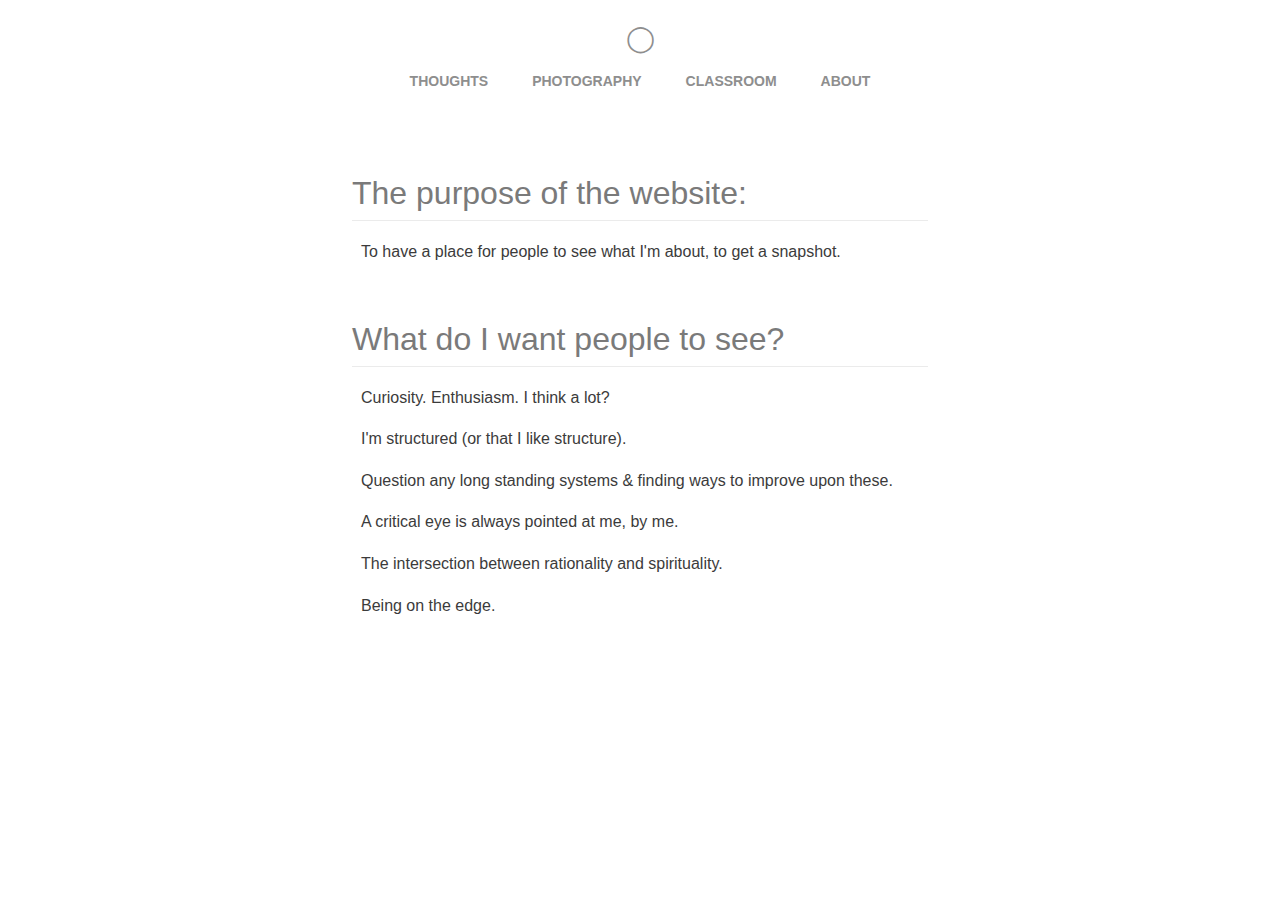
<file: index.html>
<!DOCTYPE html>
<html>

<head>
   <link type="text/css" rel="stylesheet" href="static/stylesheet.css" />
   <!--  font: Leckerli One, font:Raleway: Light, Semi-Bold-->
   <link href="https://fonts.googleapis.com/css?family=Leckerli+One&text=JG|Raleway:100,900" rel="stylesheet">
   <!-- title -->
   <title>More Wisely | Jessy Gleeson</title>
   <!-- device scaling -->
	<meta name="viewport" content="width=device-width, initial-scale=1">
</head>

<div id="page-content">
  <header>
     <div id="home-button">
        <a href="../index.html">&#9711;</a>
     </div>
     <div id="contact-list">
        <ul class="contact-menu">
           <li><a href="/Blog">THOUGHTS</a></li>
           <li><a href="/projects">PHOTOGRAPHY</a></li>
           <li><a href="/teaching">CLASSROOM</a></li>
           <li><a href="/about">ABOUT</a></li>
        </ul>
     </div>
  </header>
  <div class="container">
    <h2>The purpose of the website:</h2>
      <p>To have a place for people to see what I'm about, to get a snapshot.</p>
    <h2>What do I want people to see?</h2>
      <p>Curiosity. Enthusiasm. I think a lot?</p>
      <p>I'm structured (or that I like structure).</p>
      <p>Question any long standing systems & finding ways to improve upon these.</p>
      <p>A critical eye is always pointed at me, by me.</p>
      <p>The intersection between rationality and spirituality.</p>
      <p>Being on the edge.</p>
  </div>
</div>

</html>
</file>
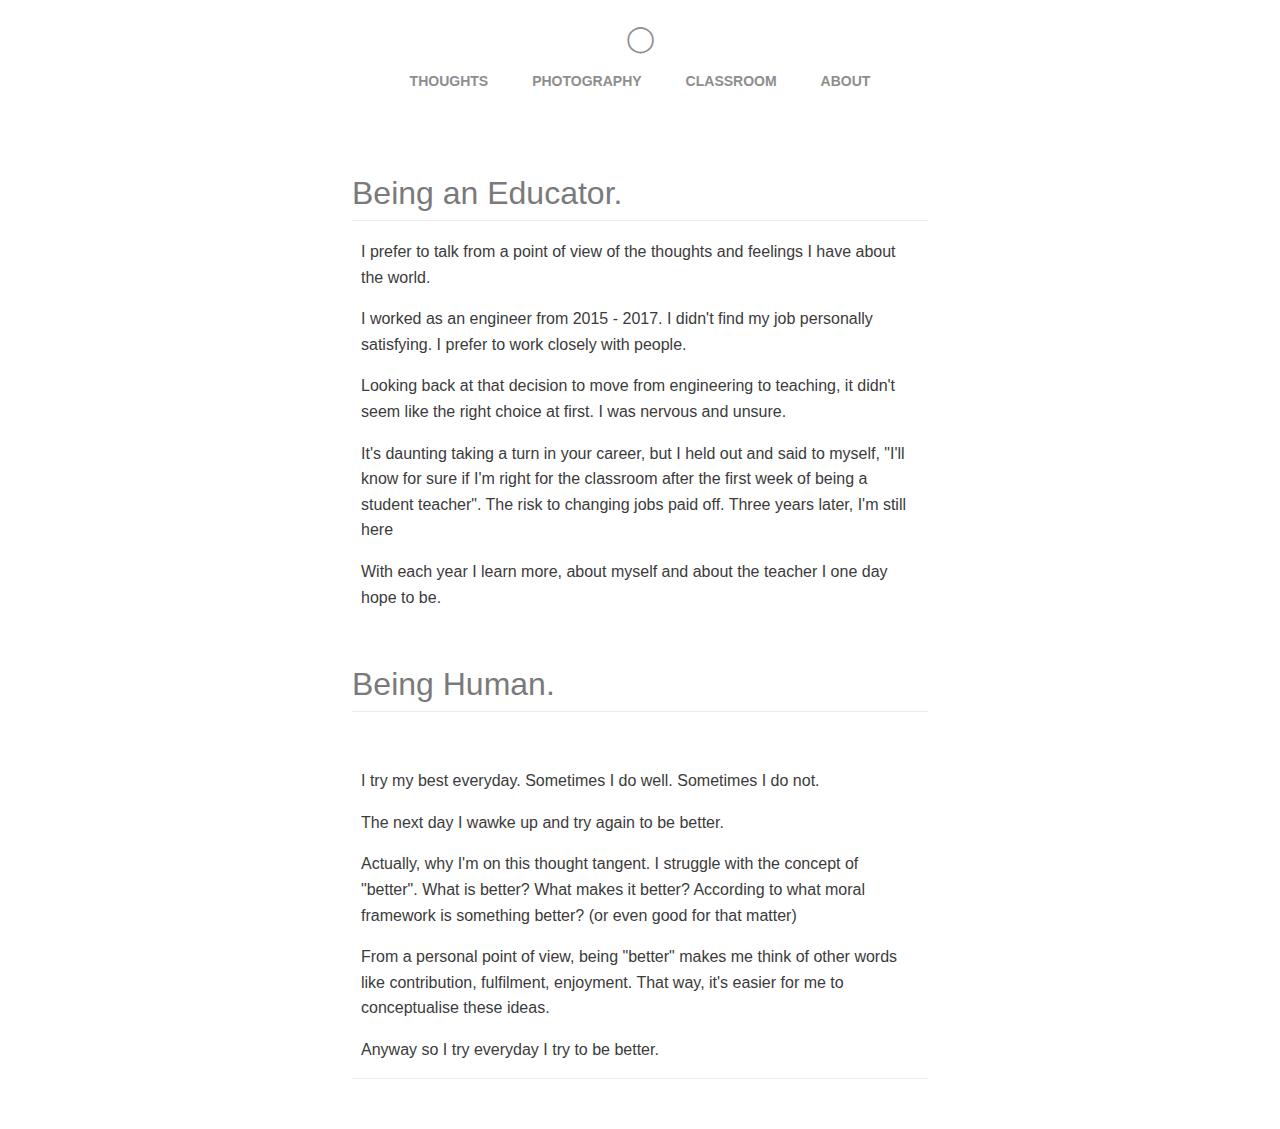
<file: about/index.html>
<!DOCTYPE html>
<html>

<head>
	<link type="text/css" rel="stylesheet" href="/static/stylesheet.css" />
	<!--  font: Leckerli One, font:Raleway: Light, Semi-Bold-->
	<link href="https://fonts.googleapis.com/css?family=Leckerli+One&text=JG|Raleway:100,900" rel="stylesheet">
	<!-- title -->
	<title>More Wisely | Skills</title>
	<!-- device scaling -->
	<meta name="viewport" content="width=device-width, initial-scale=1">
</head>

<body>
	<div id="page-content">
		<header>
	     <div id="home-button">
	        <a href="../index.html">&#9711;</a>
	     </div>
	     <div id="contact-list">
	        <ul class="contact-menu">
	           <li><a href="/Blog">THOUGHTS</a></li>
	           <li><a href="/projects">PHOTOGRAPHY</a></li>
	           <li><a href="/teaching">CLASSROOM</a></li>
	           <li><a href="/about">ABOUT</a></li>
	        </ul>
	     </div>
	  </header>
		<div class="container">
			<h2>Being an Educator.</h2>
				<p>I prefer to talk from a point of view of the thoughts and feelings I have about the world.</p>
				<p>I worked as an engineer from 2015 - 2017. I didn't find my job personally satisfying. I prefer to work closely with people.</p>
				<p>Looking back at that decision to move from engineering to teaching, it didn't seem like the right choice at first. I was nervous and unsure.</p>
				<p>It's daunting taking a turn in your career, but I held out and said to myself, "I'll know for sure if I'm right for the classroom after the first week of being a student teacher". The risk to changing jobs paid off. Three years later, I'm still here</p>
				<p>With each year I learn more, about myself and about the teacher I one day hope to be.</p>
			<h2>Being Human.<h2>
				<p>I try my best everyday. Sometimes I do well. Sometimes I do not.</p>
				<p>The next day I wawke up and try again to be better.</p>
				<p>Actually, why I'm on this thought tangent. I struggle with the concept of "better". What is better? What makes it better? According to what moral framework is something better? (or even good for that matter)</p>
				<p>From a personal point of view, being "better" makes me think of other words like contribution, fulfilment, enjoyment. That way, it's easier for me to conceptualise these ideas.</p>
				<p>Anyway so I try everyday I try to be better.</p>
		</div>
	</div>
</body>
</html>
</file>
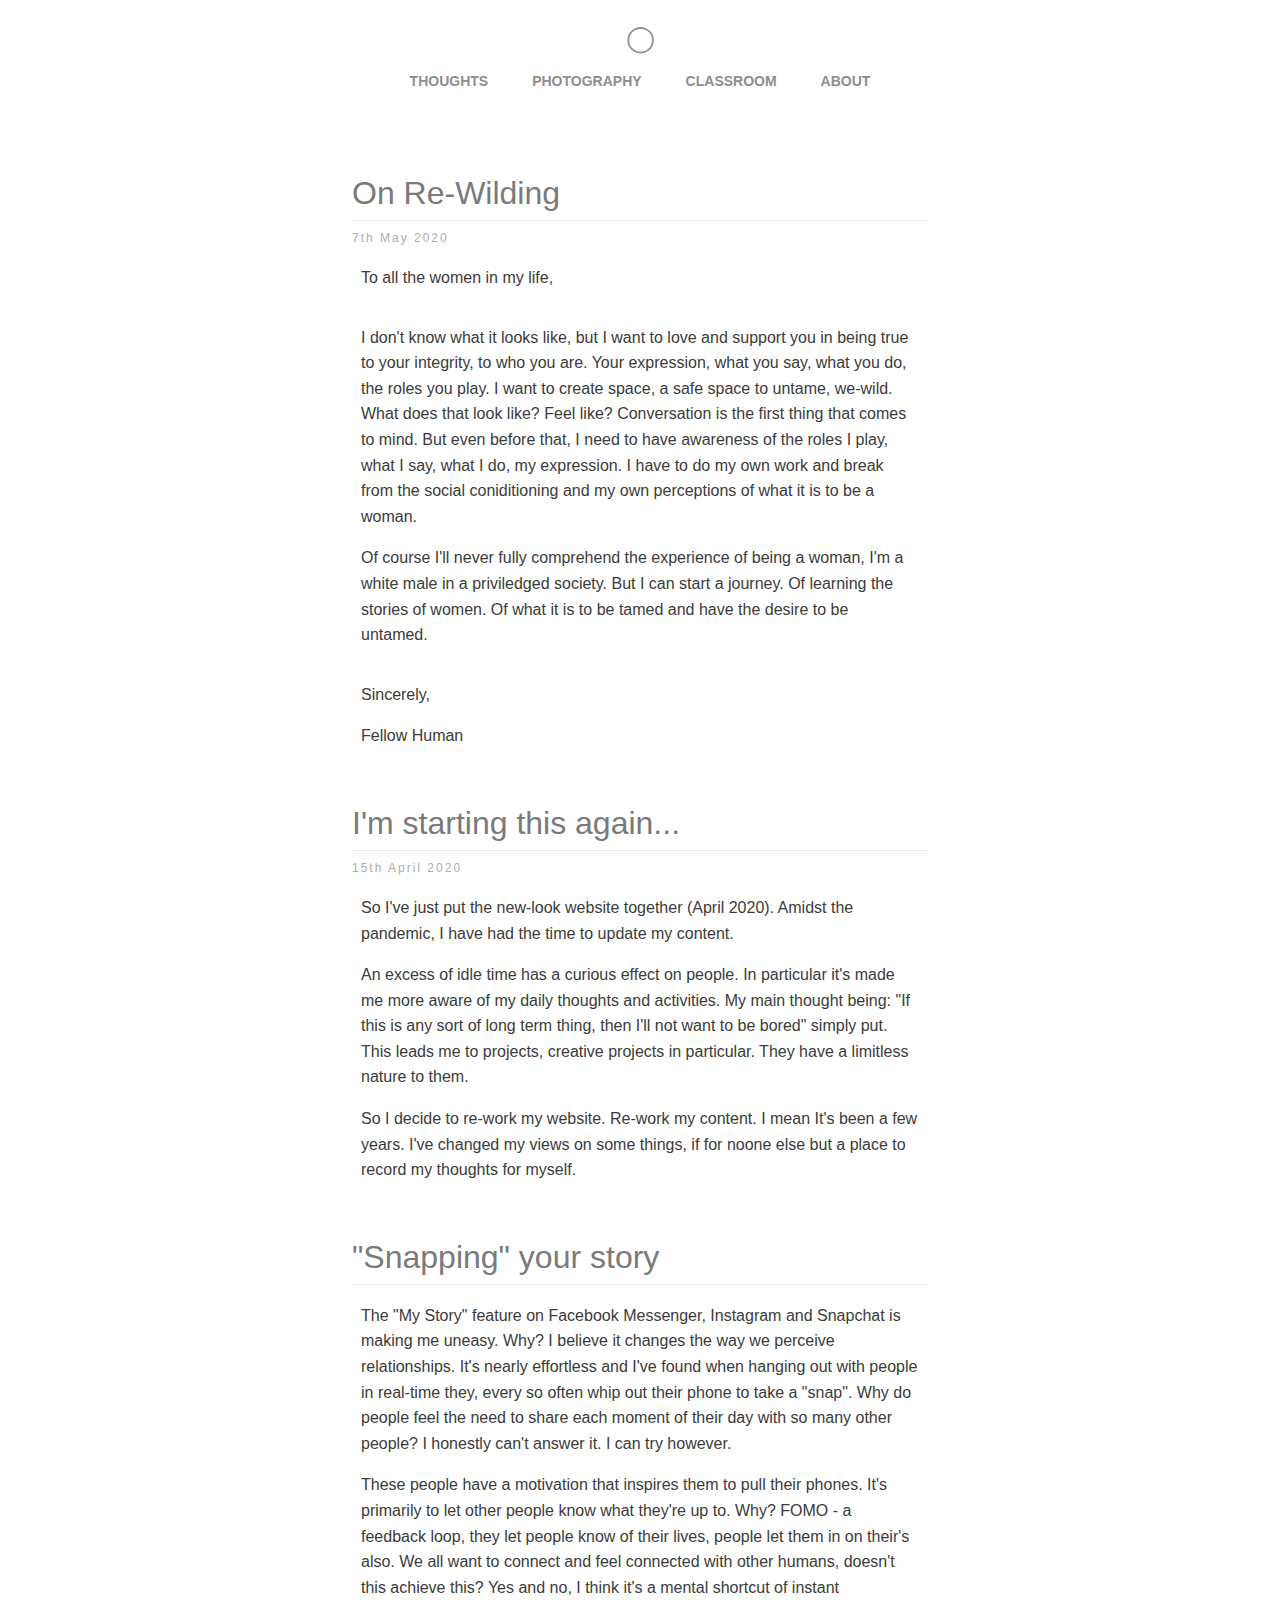
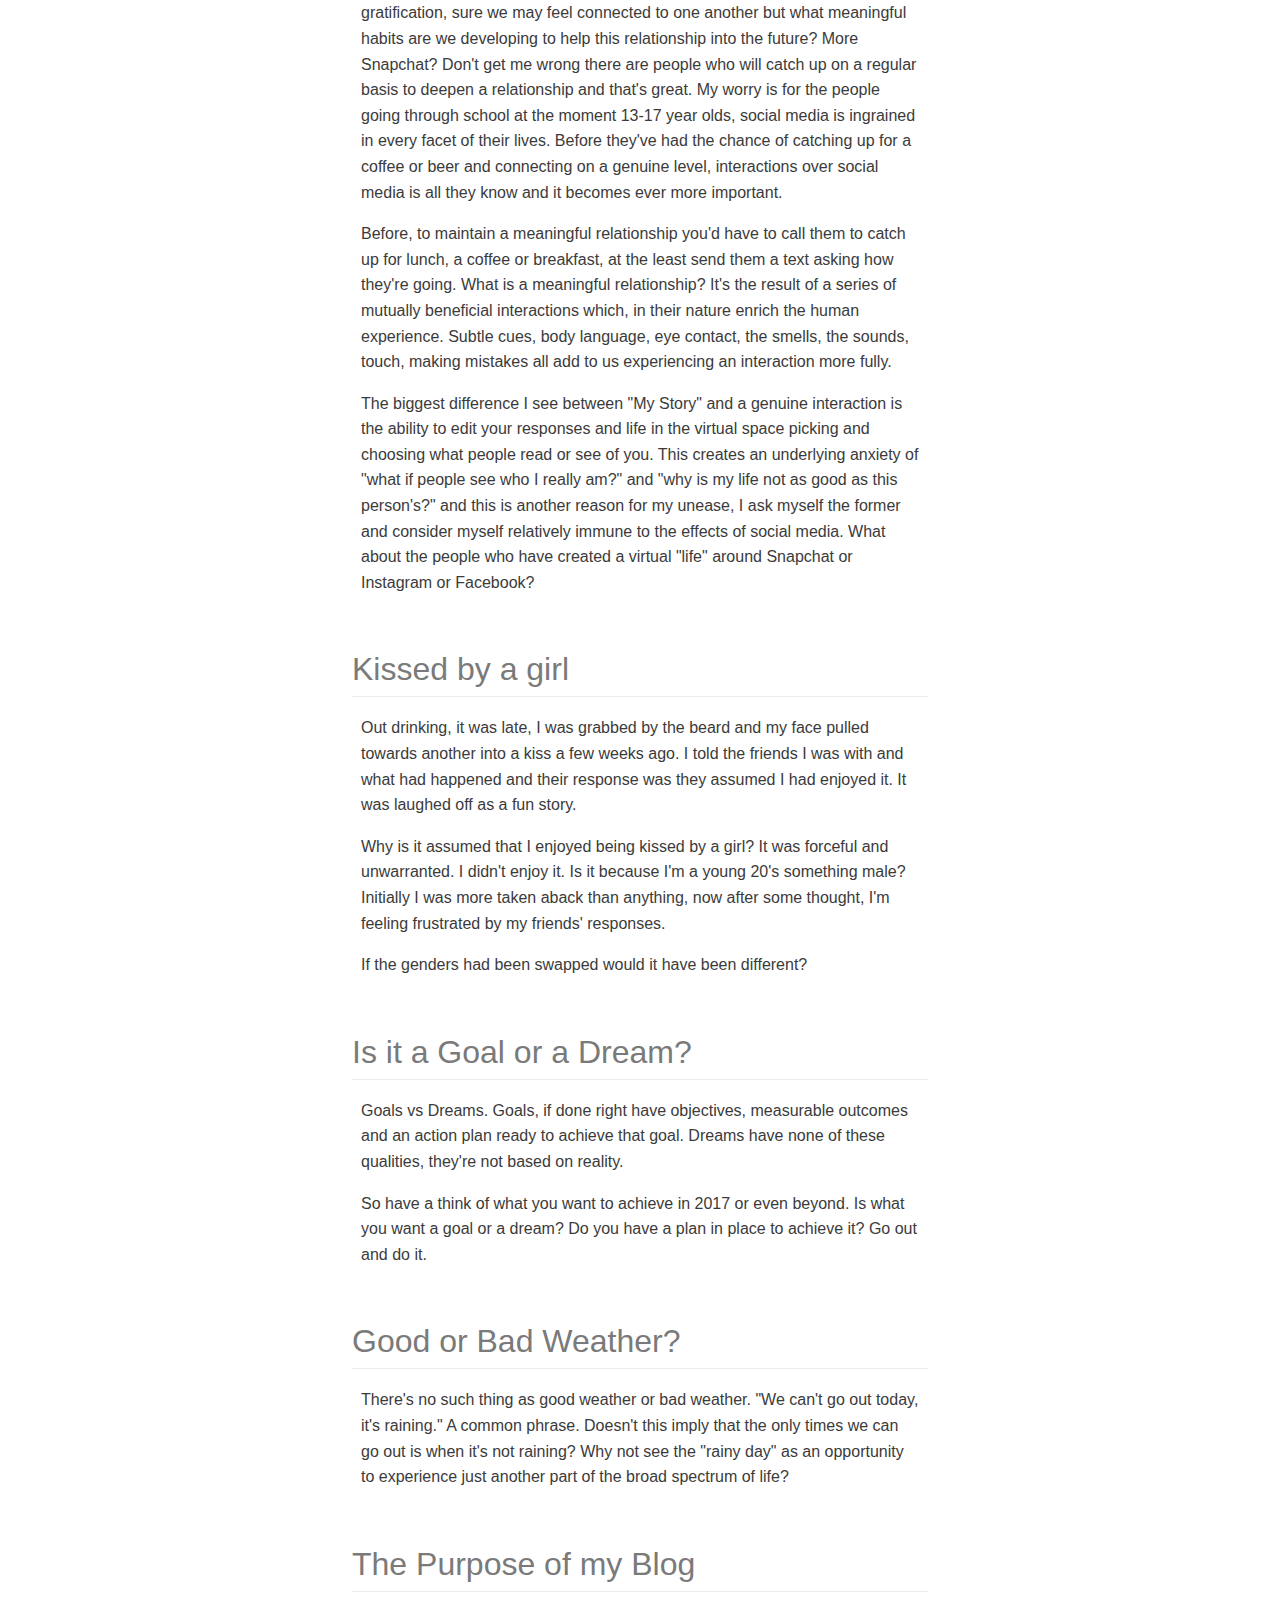
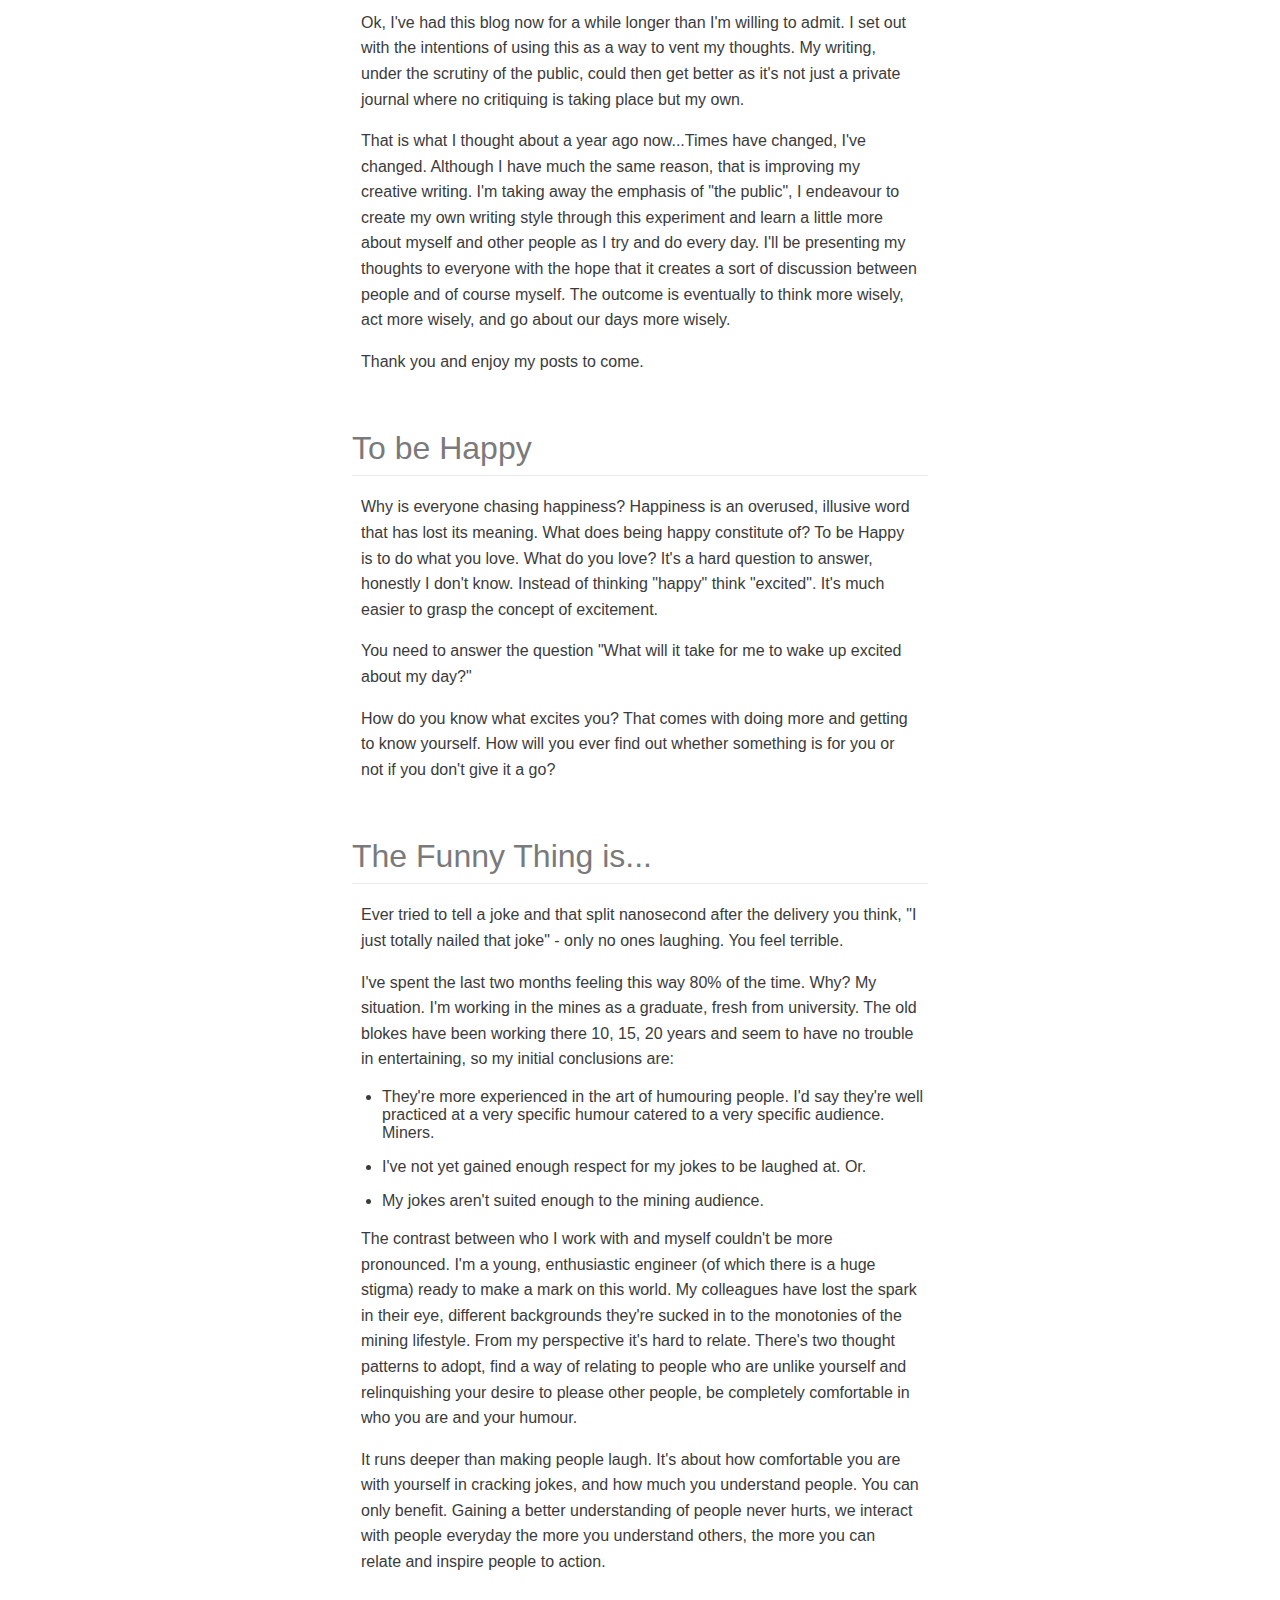
<file: Blog/index.html>
<!DOCTYPE html>
<html>

<head>
	<link type="text/css" rel="stylesheet" href="/static/stylesheet.css" />
	<!--  font: Leckerli One, font:Raleway: Light, Semi-Bold-->
   <link href="https://fonts.googleapis.com/css?family=Leckerli+One&text=JG|Raleway:100,900" rel="stylesheet">
	<!-- title -->
	<title>More Wisely | Thoughts</title>
	<!-- device scaling -->
	<meta name="viewport" content="width=device-width, initial-scale=1">
</head>

<body>
	<div id="page-content">
		<header>
	     <div id="home-button">
	        <a href="../index.html">&#9711;</a>
	     </div>
	     <div id="contact-list">
	        <ul class="contact-menu">
	           <li><a href="/Blog">THOUGHTS</a></li>
	           <li><a href="/projects">PHOTOGRAPHY</a></li>
	           <li><a href="/teaching">CLASSROOM</a></li>
	           <li><a href="/about">ABOUT</a></li>
	        </ul>
	     </div>
	  </header>
    <div class="container">
			<h2>On Re-Wilding</h2>
			<h3>7th May 2020</h3>
				<p>To all the women in my life,</p><br>
				<p>I don't know what it looks like, but I want to love and support you in being true to your integrity, to who you are. Your expression, what you say, what you do, the roles you play. I want to create space, a safe space to untame, we-wild. What does that look like? Feel like? Conversation is the first thing that comes to mind. But even before that, I need to have awareness of the roles I play, what I say, what I do, my expression. I have to do my own work and break from the social coniditioning and my own perceptions of what it is to be a woman.</p>
				<p>Of course I'll never fully comprehend the experience of being a woman, I'm a white male in a priviledged society. But I can start a journey. Of learning the stories of women. Of what it is to be tamed and have the desire to be untamed.</p><br>
				<p>Sincerely,</p>
				<p>Fellow Human</p>

			<h2>I'm starting this again...</h2>
			<h3>15th April 2020</h3>
				<p>So I've just put the new-look website together (April 2020). Amidst the pandemic, I have had the time to update my content.</p>
				<p>An excess of idle time has a curious effect on people. In particular it's made me more aware of my daily thoughts and activities. My main thought being: "If this is any sort of long term thing, then I'll not want to be bored" simply put. This leads me to projects, creative projects in particular. They have a limitless nature to them.</p>
				<p>So I decide to re-work my website. Re-work my content. I mean It's been a few years. I've changed my views on some things, if for noone else but a place to record my thoughts for myself.</p>

			<h2>"Snapping" your story</h2>
				<p>The "My Story" feature on Facebook Messenger, Instagram and Snapchat is making me uneasy. Why? I believe it changes the way we perceive relationships. It's nearly effortless and I've found when hanging out with people in real-time they, every so often whip out their phone to take a "snap". Why do people feel the need to share each moment of their day with so many other people? I honestly can't answer it. I can try however.</p>
				<p>These people have a motivation that inspires them to pull their phones. It's primarily to let other people know what they're up to. Why? FOMO - a feedback loop, they let people know of their lives, people let them in on their's also. We all want to connect and feel connected with other humans, doesn't this achieve this? Yes and no, I think it's a mental shortcut of instant gratification, sure we may feel connected to one another but what meaningful habits are we developing to help this relationship into the future? More Snapchat? Don't get me wrong there are people who will catch up on a regular basis to deepen a relationship and that's great. My worry is for the people going through school at the moment 13-17 year olds, social media is ingrained in every facet of their lives. Before they've had the chance of catching up for a coffee or beer and connecting on a genuine level, interactions over social media is all they know and it becomes ever more important.</p>
				<p>Before, to maintain a meaningful relationship you'd have to call them to catch up for lunch, a coffee or breakfast, at the least send them a text asking how they're going. What is a meaningful relationship? It's the result of a series of mutually beneficial interactions which, in their nature enrich the human experience. Subtle cues, body language, eye contact, the smells, the sounds, touch, making mistakes all add to us experiencing an interaction more fully.</p>
				<p>The biggest difference I see between "My Story" and a genuine interaction is the ability to edit your responses and life in the virtual space picking and choosing what people read or see of you. This creates an underlying anxiety of "what if people see who I really am?" and "why is my life not as good as this person's?" and this is another reason for my unease, I ask myself the former and consider myself relatively immune to the effects of social media. What about the people who have created a virtual "life" around Snapchat or Instagram or Facebook?</p>

			<h2>Kissed by a girl</h2>
				<p>Out drinking, it was late, I was grabbed by the beard and my face pulled towards another into a kiss a few weeks ago. I told the friends I was with and what had happened and their response was they assumed I had enjoyed it. It was laughed off as a fun story.</p>
				<p>Why is it assumed that I enjoyed being kissed by a girl? It was forceful and unwarranted. I didn't enjoy it. Is it because I'm a young 20's something male? Initially I was more taken aback than anything, now after some thought, I'm feeling frustrated by my friends' responses.</p>
				<p>If the genders had been swapped would it have been different?</p>

			<h2>Is it a Goal or a Dream?</h2>
				<p>Goals vs Dreams. Goals, if done right have objectives, measurable outcomes and an action plan ready to achieve that goal. Dreams have none of these qualities, they're not based on reality.</p>
				<p>So have a think of what you want to achieve in 2017 or even beyond. Is what you want a goal or a dream? Do you have a plan in place to achieve it? Go out and do it.</p>

			<h2>Good or Bad Weather?</h2>
				<p>There's no such thing as good weather or bad weather. "We can't go out today, it's raining." A common phrase. Doesn't this imply that the only times we can go out is when it's not raining? Why not see the "rainy day" as an opportunity to experience just another part of the broad spectrum of life?</p>

			<h2>The Purpose of my Blog</h2>
				<p>Ok, I've had this blog now for a while longer than I'm willing to admit. I set out with the intentions of using this as a way to vent my thoughts. My writing, under the scrutiny of the public, could then get better as it's not just a private journal where no critiquing is taking place but my own.</p>
				<p>That is what I thought about a year ago now...Times have changed, I've changed. Although I have much the same reason, that is improving my creative writing. I'm taking away the emphasis of "the public", I endeavour to create my own writing style through this experiment and learn a little more about myself and other people as I try and do every day. I'll be presenting my thoughts to everyone with the hope that it creates a sort of discussion between people and of course myself. The outcome is eventually to think <strong>more wisely</strong>, act <strong>more wisely</strong>, and go about our days <strong>more wisely</strong>.</p>
				<p>Thank you and enjoy my posts to come.</p>

			<h2>To be Happy</h2>
				<p>Why is everyone chasing happiness? Happiness is an overused, illusive word that has lost its meaning. What does being happy constitute of? To be Happy is to do what you love. What do you love? It's a hard question to answer, honestly I don't know. Instead of thinking "happy" think "excited". It's much easier to grasp the concept of excitement.</p>
				<p>You need to answer the question <strong>"What will it take for me to wake up excited about my day?"</strong></p>
				<p>How do you know what excites you? That comes with doing more and getting to know yourself. How will you ever find out whether something is for you or not if you don't give it a go?</p>

			<h2>The Funny Thing is...</h2>
				<p>Ever tried to tell a joke and that split nanosecond after the delivery you think, "I just totally nailed that joke" - only no ones laughing. You feel terrible.</p>
				<p>I've spent the last two months feeling this way 80% of the time. Why? My situation. I'm working in the mines as a graduate, fresh from university. The old blokes have been working there 10, 15, 20 years and seem to have no trouble in entertaining, so my initial conclusions are:</p>
				<ol>
					<li>They're more experienced in the art of humouring people. I'd say they're well practiced at a very specific humour catered to a very specific audience. Miners.</li>
					<li>I've not yet gained enough respect for my jokes to be laughed at. Or.</li>
					<li>My jokes aren't suited enough to the mining audience.</li>
				</ol>
				<p>The contrast between who I work with and myself couldn't be more pronounced. I'm a young, enthusiastic engineer (of which there is a huge stigma) ready to make a mark on this world. My colleagues have lost the spark in their eye, different backgrounds they're sucked in to the monotonies of the mining lifestyle. From my perspective it's hard to relate. There's two thought patterns to adopt, find a way of relating to people who are unlike yourself and relinquishing your desire to please other people, be completely comfortable in who you are and your humour.</p>
				<p>It runs deeper than making people laugh. It's about how comfortable you are with yourself in cracking jokes, and how much you understand people. You can only benefit. Gaining a better understanding of people never hurts, we interact with people everyday the more you understand others, the more you can relate and inspire people to action.</p>
			</div>
	</div>
</body>
</html>
</file>
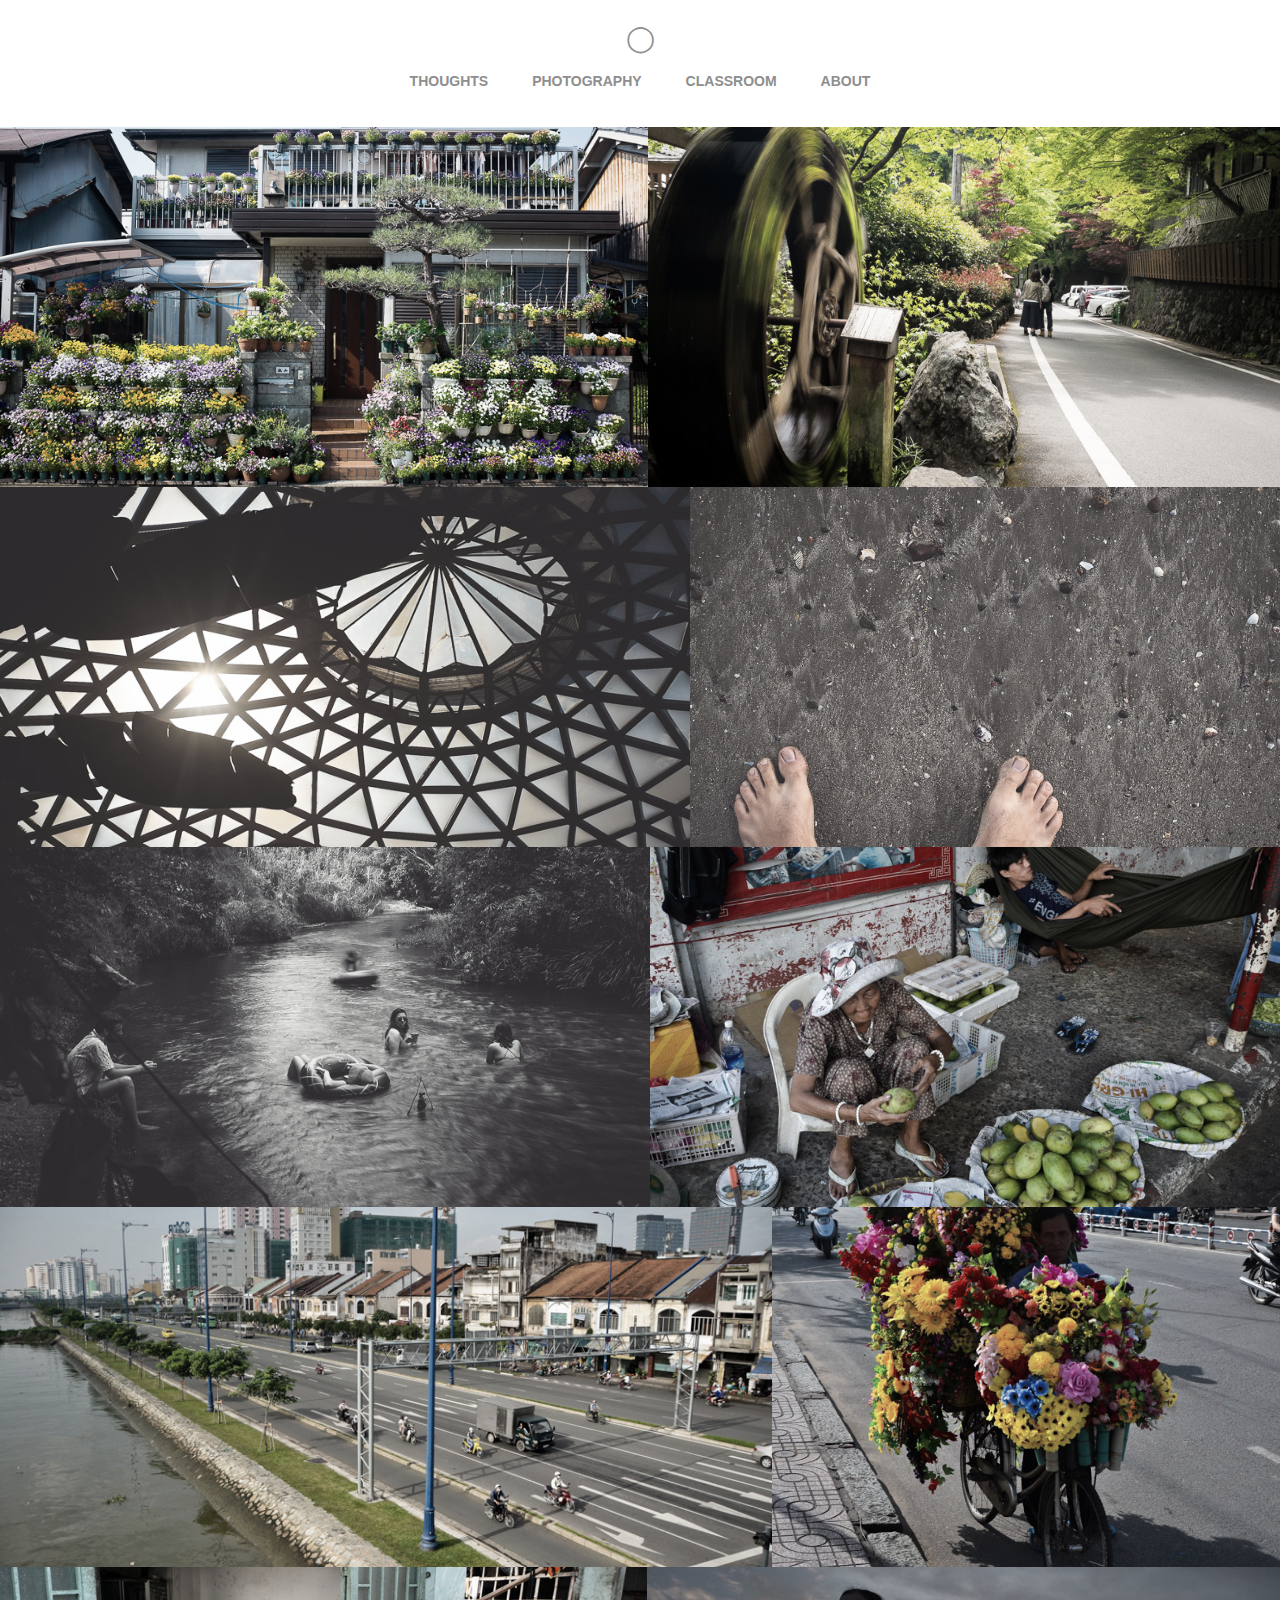
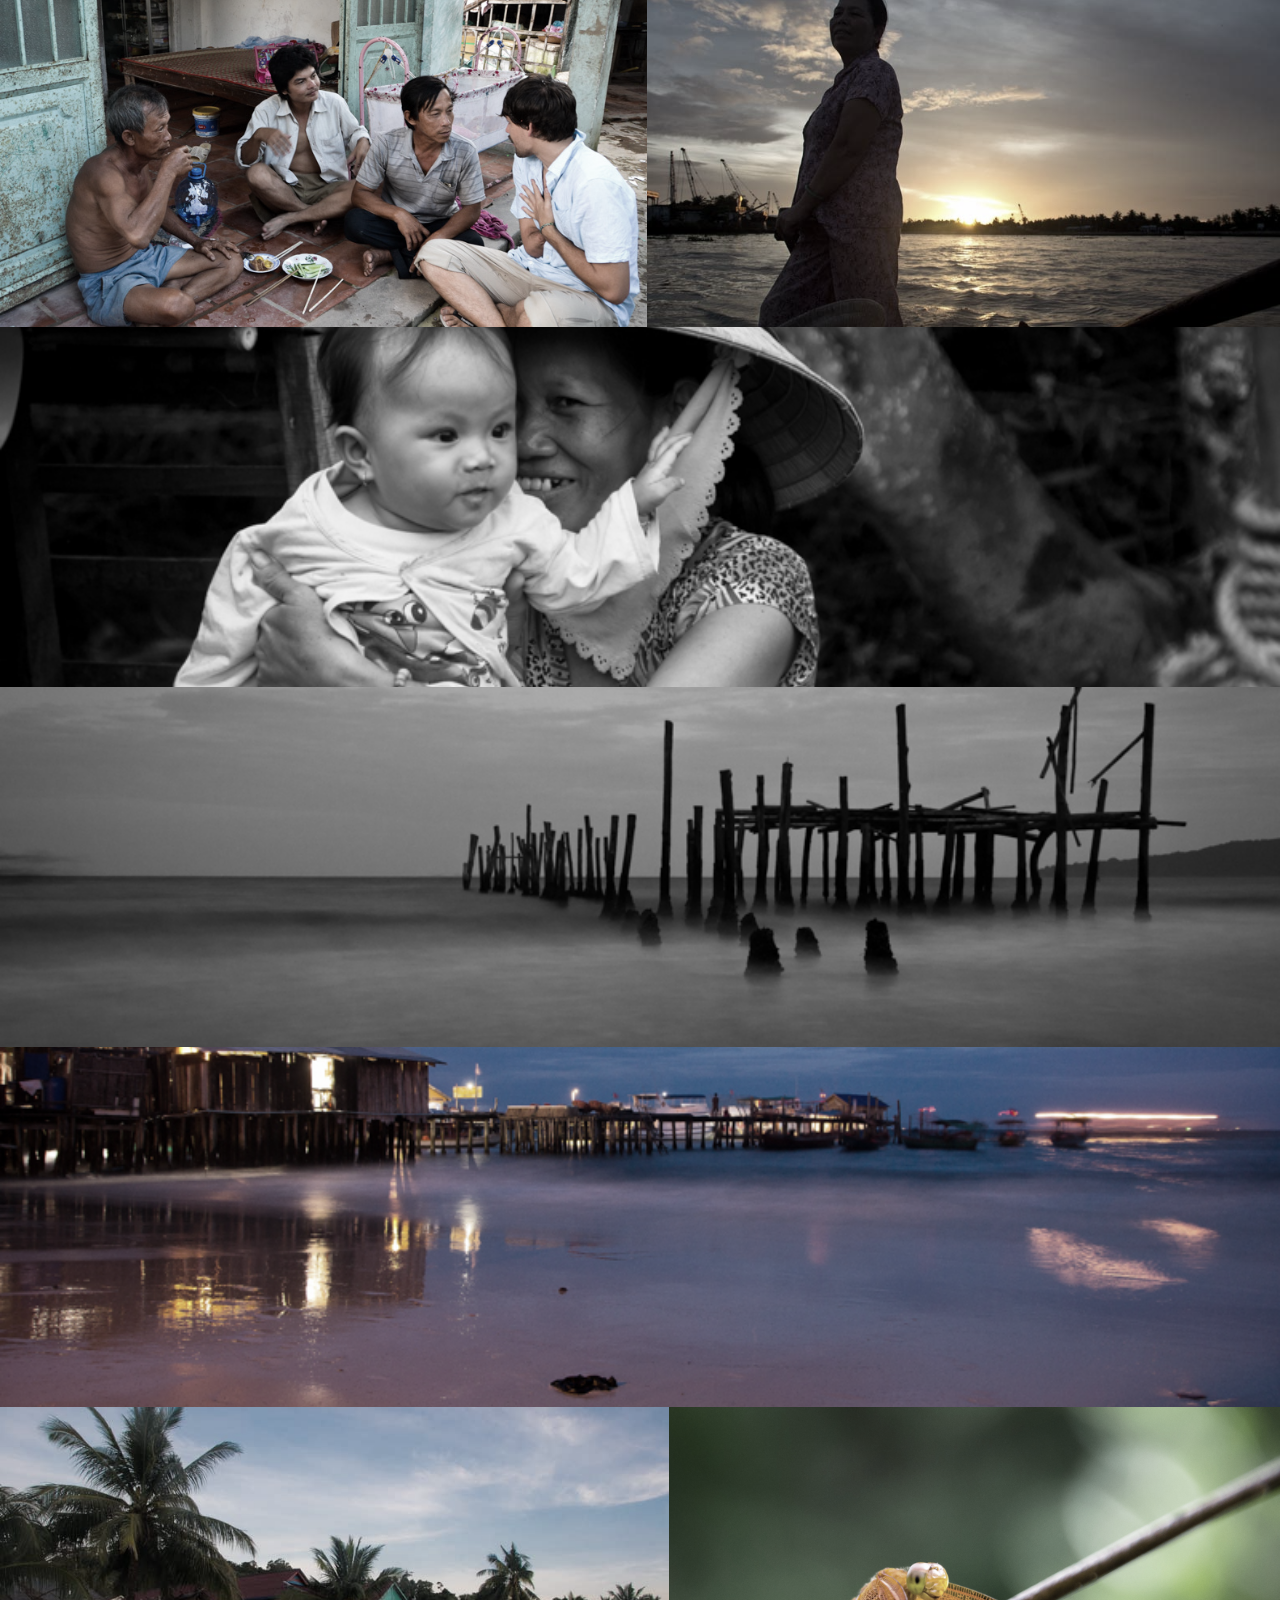
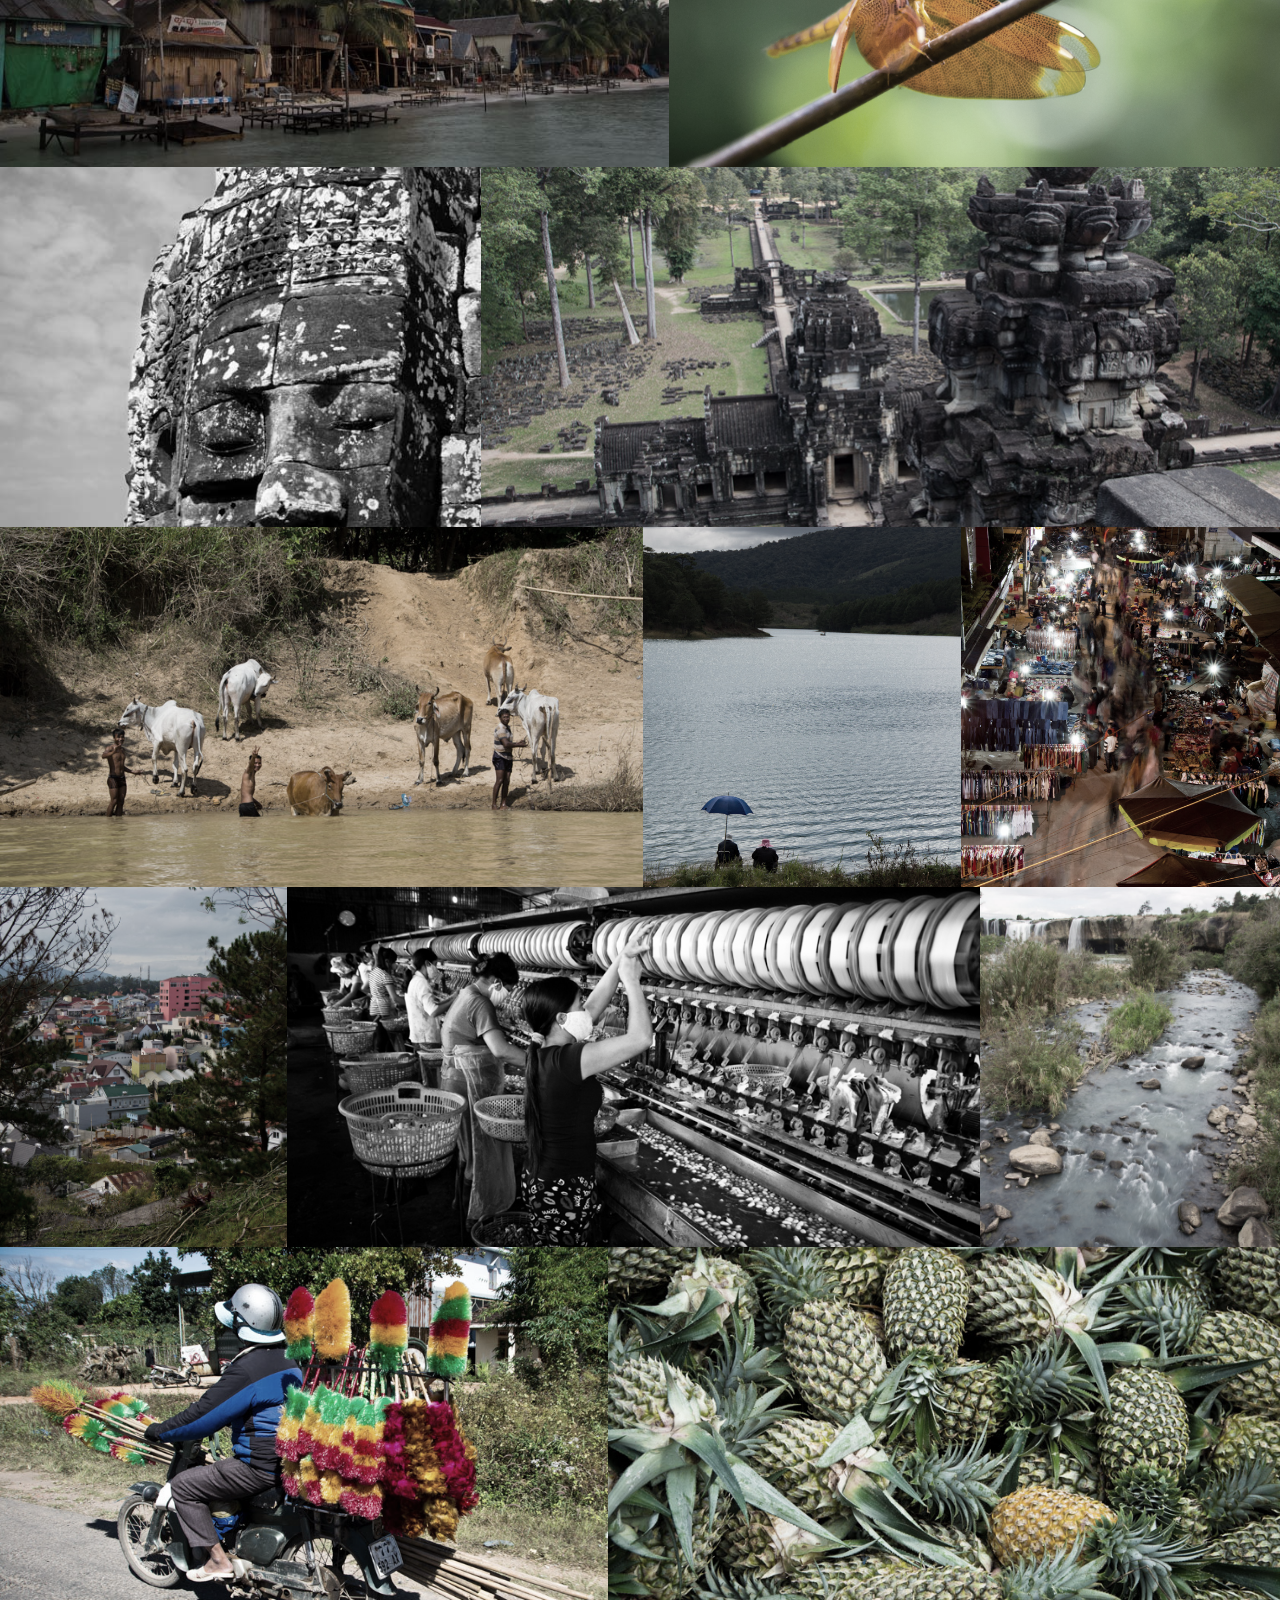
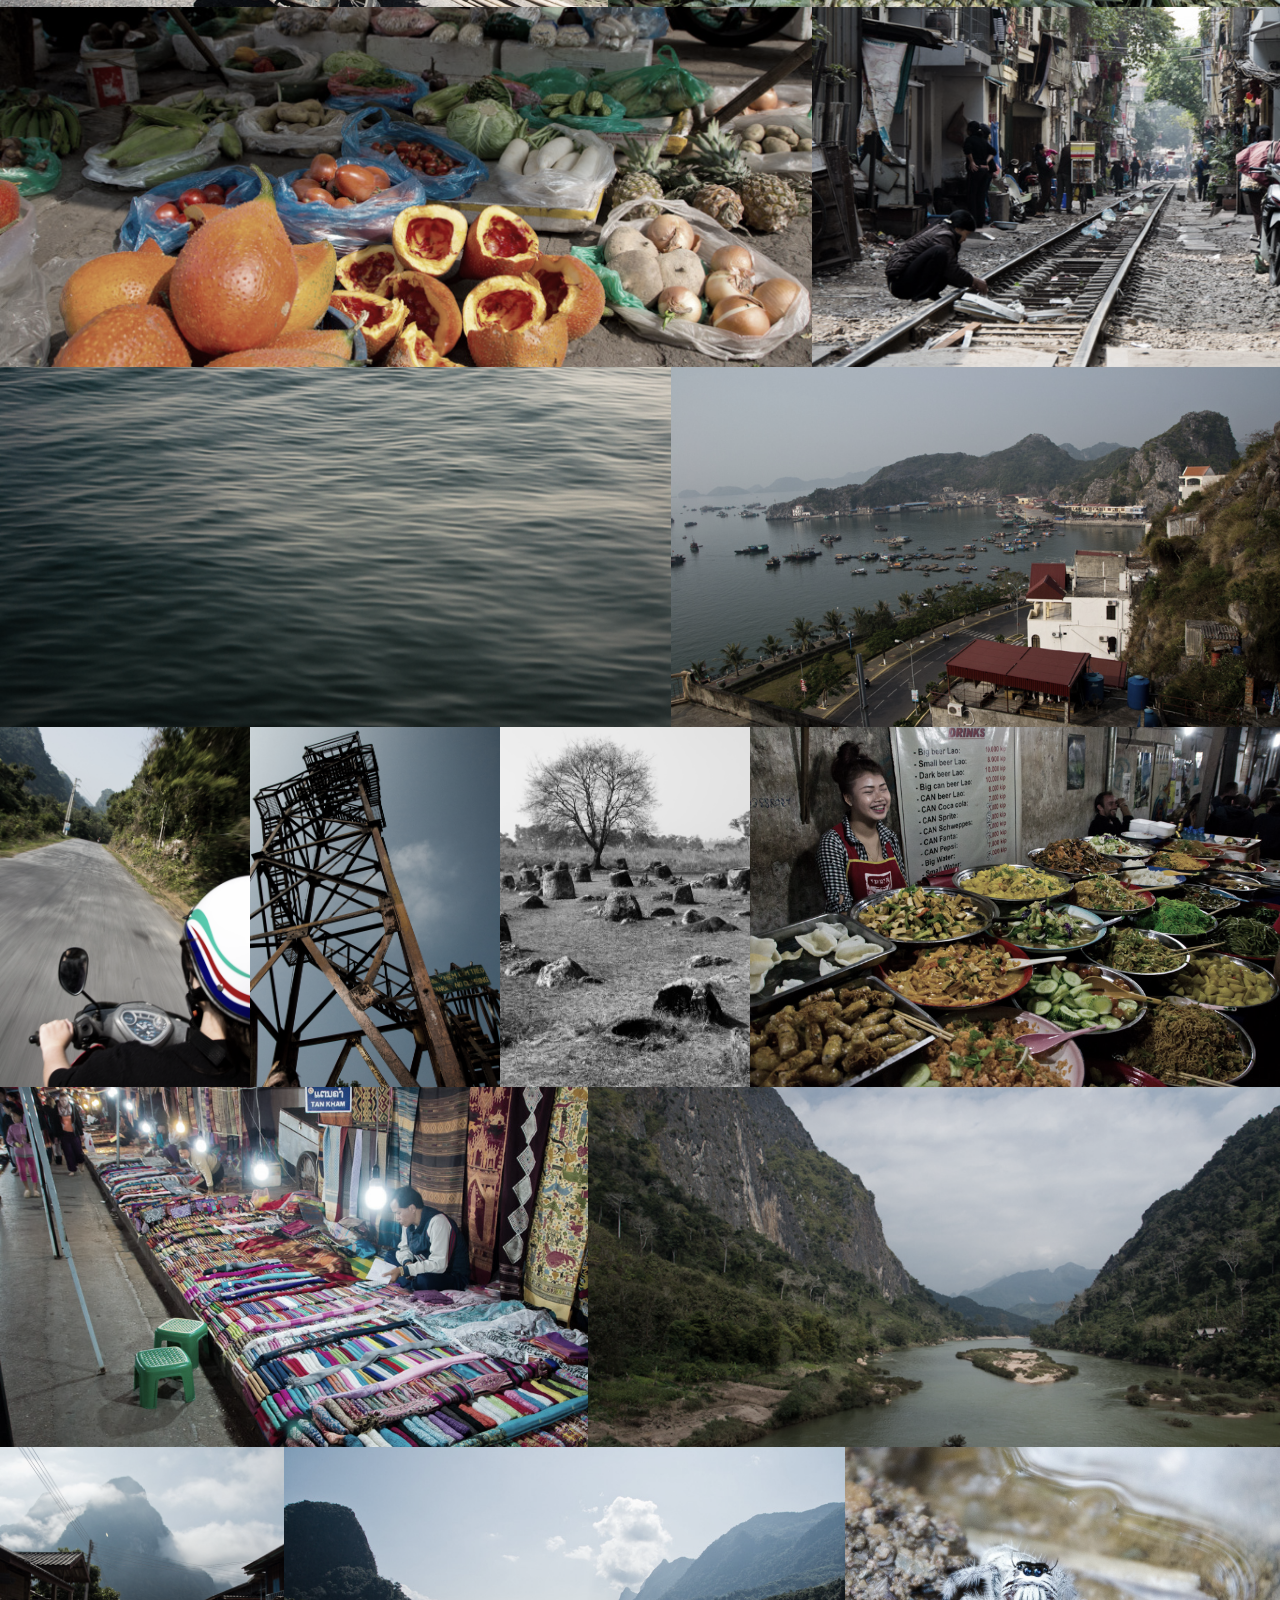
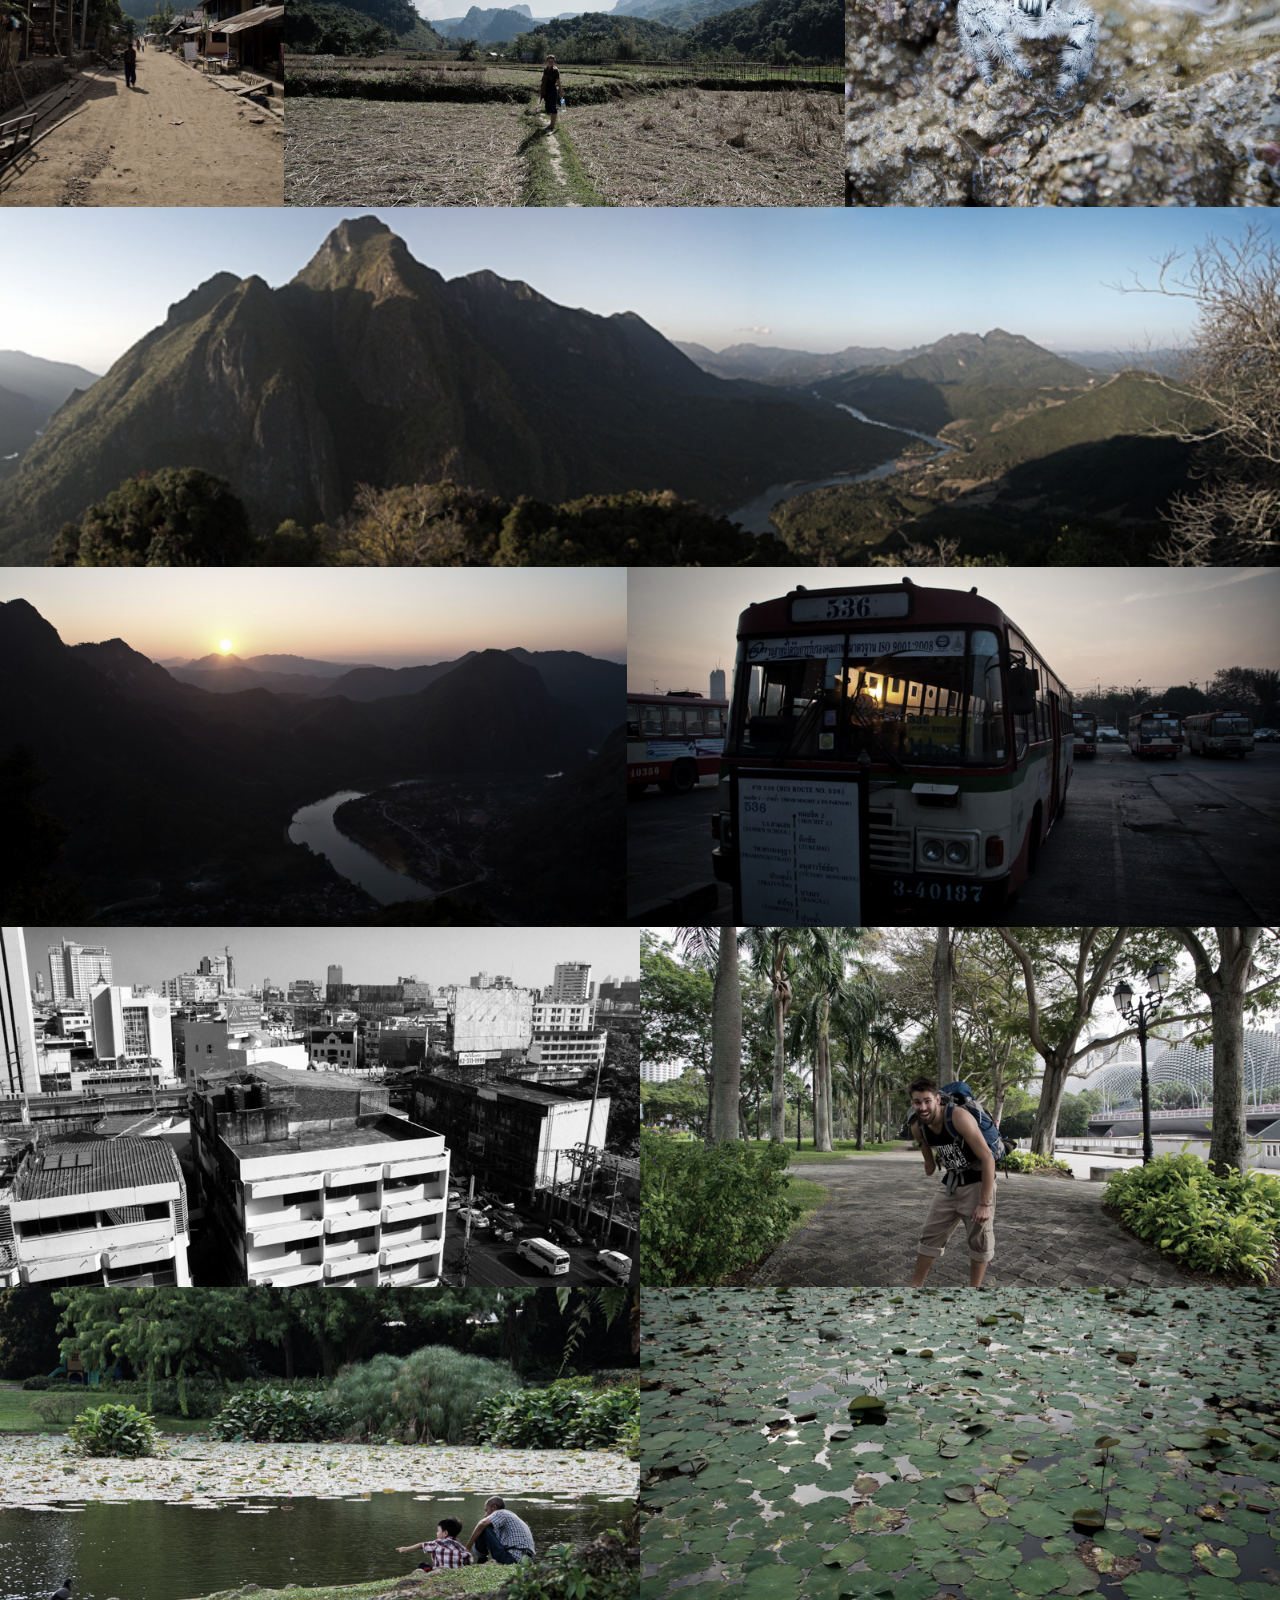
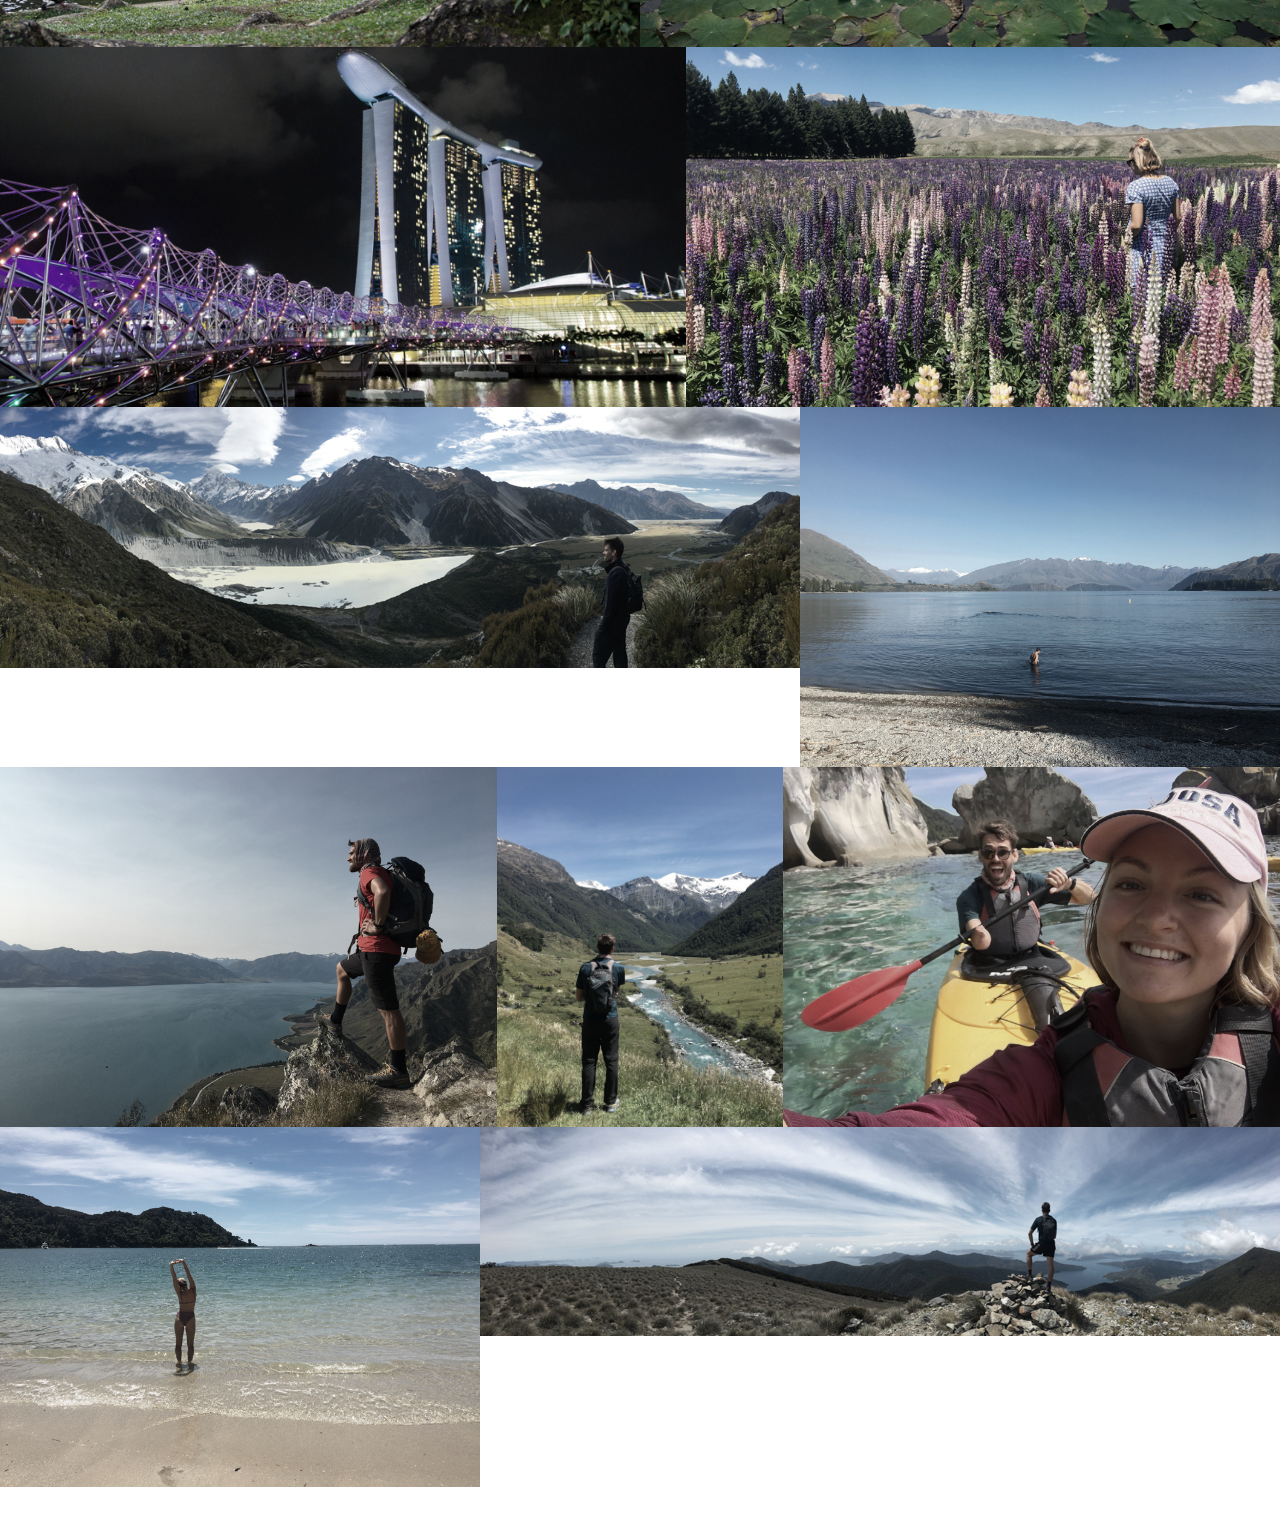
<file: projects/index.html>
<!DOCTYPE html>
<html>

<head>
	<link type="text/css" rel="stylesheet" href="/static/stylesheet.css" />
	<!--  font: Leckerli One, font:Raleway: Light, Semi-Bold-->
   <link href="https://fonts.googleapis.com/css?family=Leckerli+One&text=JG|Raleway:100,900" rel="stylesheet">
	<!-- title -->
	<title>More Wisely | Projects</title>
	<!-- device scaling -->
	<meta name="viewport" content="width=device-width, initial-scale=1">
</head>

<body>
	<div id="page-content">
		<header>
	     <div id="home-button">
	        <a href="../index.html">&#9711;</a>
	     </div>
	     <div id="contact-list">
	        <ul class="contact-menu">
	           <li><a href="/Blog">THOUGHTS</a></li>
	           <li><a href="/projects">PHOTOGRAPHY</a></li>
	           <li><a href="/teaching">CLASSROOM</a></li>
	           <li><a href="/about">ABOUT</a></li>
	        </ul>
	     </div>
	  </header>
    <div class="photo-container">
	    <ul>
				<li>
					<img src="../static/img/20160430-DSCF0179.jpg" loading="lazy" >
				</li>
	    <li>
				<img src="../static/img/20160501-DSCF0262.jpg" loading="lazy">
			</li>
	    <li>
				<img src="../static/img/20160723-DSCF0019.jpg" loading="lazy">
			</li>
	    <li>
				<img src="../static/img/20160821-DSCF0130.jpg" loading="lazy">
			</li>
	    <li>
				<img src="../static/img/20161125-DSCF0649.jpg" loading="lazy">
			</li>
			<li>
				<img src="../static/img/1.jpg" loading="lazy">
			</li>
			<li>
				<img src="../static/img/2.jpg" loading="lazy">
			</li>
			<li>
				<img src="../static/img/3.jpg" loading="lazy">
			</li>
			<li>
				<img src="../static/img/4.jpg" loading="lazy">
			</li>
			<li>
				<img src="../static/img/5.jpg" loading="lazy">
			</li>
			<li>
				<img src="../static/img/6.jpg" loading="lazy">
			</li>
			<li>
				<img src="../static/img/7.jpg" loading="lazy">
			</li>
			<li>
				<img src="../static/img/8.jpg" loading="lazy">
			</li>
			<li>
				<img src="../static/img/9.jpg" loading="lazy">
			</li>
			<li>
				<img src="../static/img/10.jpg" loading="lazy">
			</li>
			<li>
				<img src="../static/img/11.jpg" loading="lazy">
			</li>
			<li>
				<img src="../static/img/12.jpg" loading="lazy">
			</li>
			<li>
				<img src="../static/img/13.jpg" loading="lazy">
			</li>
			<li>
				<img src="../static/img/14.jpg" loading="lazy">
			</li>
			<li>
				<img src="../static/img/15.jpg" loading="lazy">
			</li>
			<li>
				<img src="../static/img/16.jpg" loading="lazy">
			</li>
			<li>
				<img src="../static/img/17.jpg" loading="lazy">
			</li>
			<li>
				<img src="../static/img/18.jpg" loading="lazy">
			</li>
			<li>
				<img src="../static/img/19.jpg" loading="lazy">
			</li>
			<li>
				<img src="../static/img/20.jpg" loading="lazy">
			</li>
			<li>
				<img src="../static/img/21.jpg" loading="lazy">
			</li>
			<li>
				<img src="../static/img/22.jpg" loading="lazy">
			</li>
			<li>
				<img src="../static/img/23.jpg" loading="lazy">
			</li>
			<li>
				<img src="../static/img/24.jpg" loading="lazy">
			</li>
			<li>
				<img src="../static/img/25.jpg" loading="lazy">
			</li>
			<li>
				<img src="../static/img/26.jpg" loading="lazy">
			</li>
			<li>
				<img src="../static/img/27.jpg" loading="lazy">
			</li>
			<li>
				<img src="../static/img/28.jpg" loading="lazy">
			</li>
			<li>
				<img src="../static/img/29.jpg" loading="lazy">
			</li>
			<li>
				<img src="../static/img/30.jpg" loading="lazy">
			</li>
			<li>
				<img src="../static/img/31.jpg" loading="lazy">
			</li>
			<li>
				<img src="../static/img/32.jpg" loading="lazy">
			</li>
			<li>
				<img src="../static/img/33.jpg" loading="lazy">
			</li>
			<li>
				<img src="../static/img/34.jpg" loading="lazy">
			</li>
			<li>
				<img src="../static/img/35.jpg" loading="lazy">
			</li>
			<li>
				<img src="../static/img/36.jpg" loading="lazy">
			</li>
			<li>
				<img src="../static/img/37.jpg" loading="lazy">
			</li>
			<li>
				<img src="../static/img/38.jpg" loading="lazy">
			</li>
			<li>
				<img src="../static/img/39.jpg" loading="lazy">
			</li>
			<li>
				<img src="../static/img/40.jpg" loading="lazy">
			</li>
			<li>
				<img src="../static/img/41.jpg" loading="lazy">
			</li>
			<li>
				<img src="../static/img/42.jpg" loading="lazy">
			</li>
			<li>
				<img src="../static/img/43.jpg" loading="lazy">
			</li>
			<li>
				<img src="../static/img/44.jpg" loading="lazy">
			</li>
			<li>
				<img src="../static/img/45.jpg" loading="lazy">
			</li>
			<li>
				<img src="../static/img/46.jpg" loading="lazy">
			</li>
			<li>
				<img src="../static/img/47.jpg" loading="lazy">
			</li>
			<li>
				<img src="../static/img/48.jpg" loading="lazy">
			</li>
			<li>
				<img src="../static/img/49.jpg" loading="lazy">
			</li>
			<li></li>
		</ul>
		</div>
	</div>
</body>

</html>
</file>
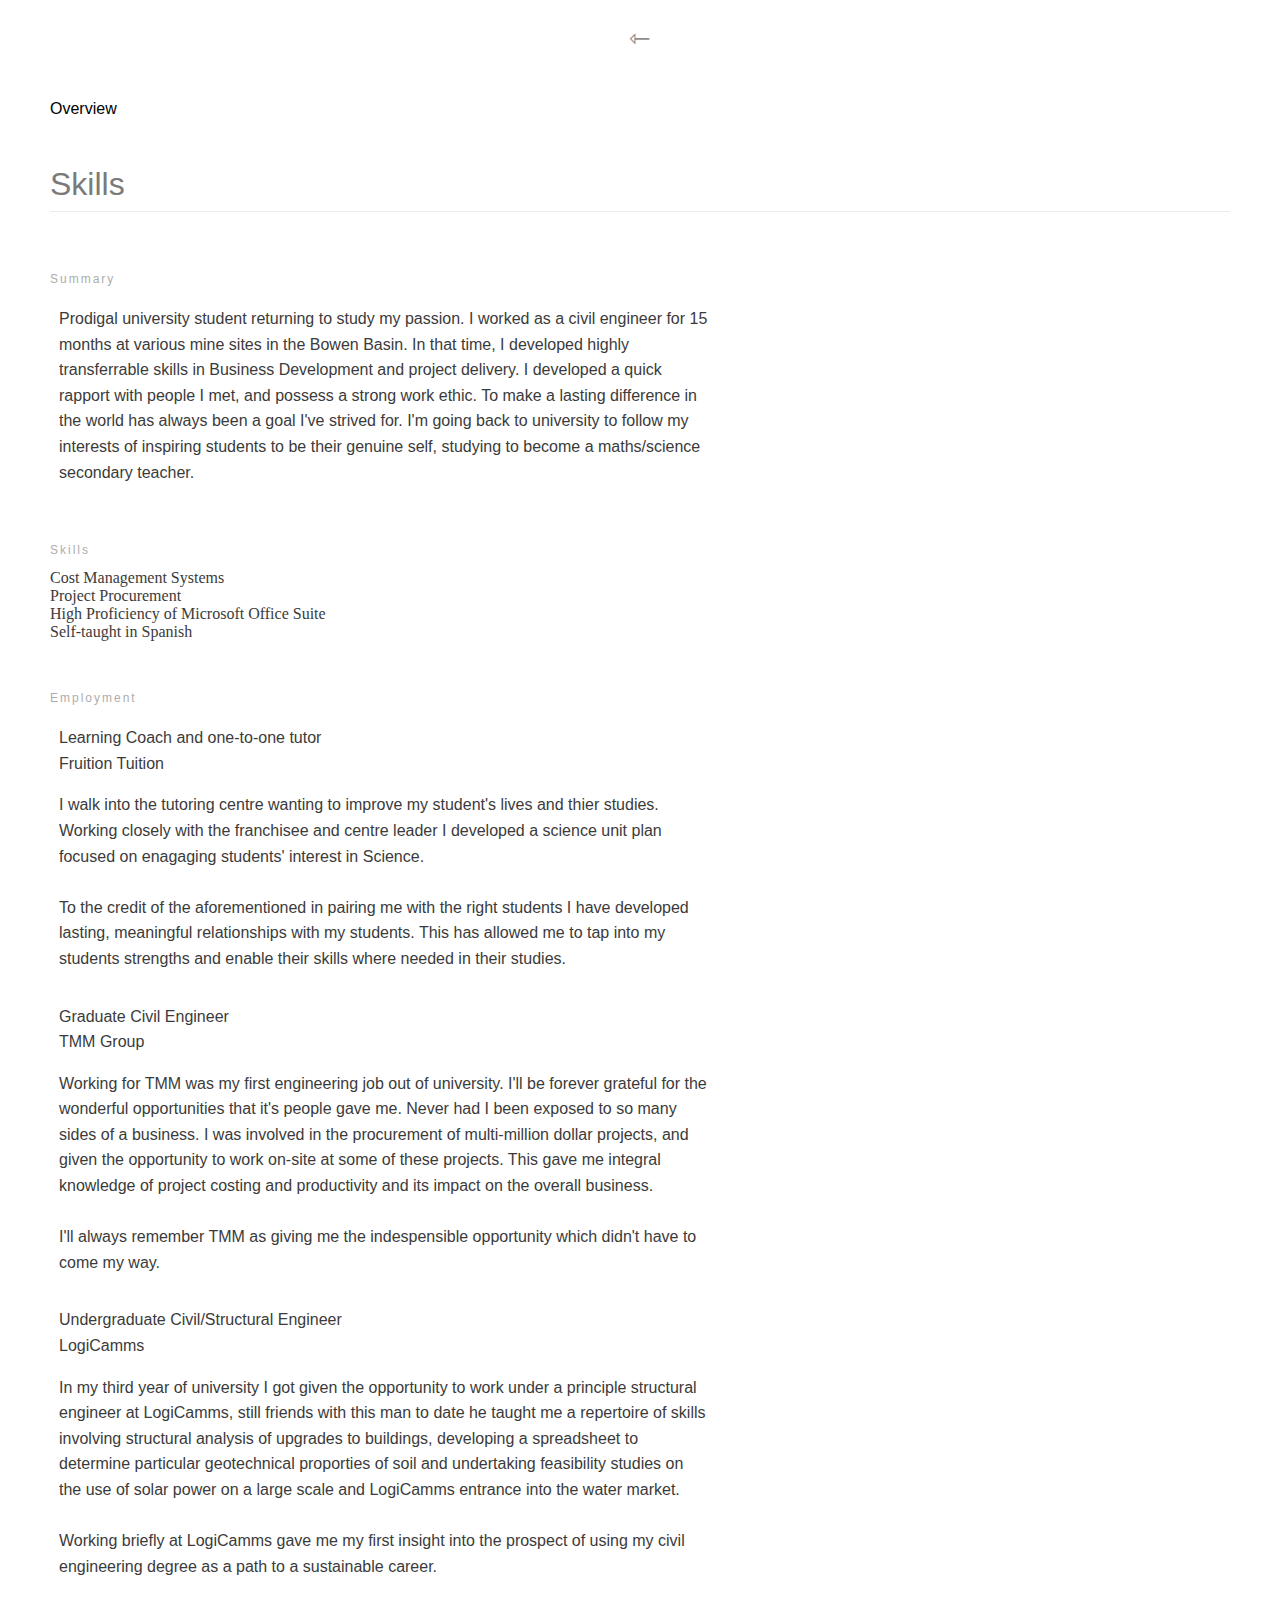
<file: skills/index.html>
<!DOCTYPE html>
<html>

<head>
	<link type="text/css" rel="stylesheet" href="/static/stylesheet.css" />
	<!--  font: Leckerli One, font:Raleway: Light, Semi-Bold-->
	<link href="https://fonts.googleapis.com/css?family=Leckerli+One&text=JG|Raleway:100,900" rel="stylesheet">
	<!-- title -->
	<title>More Wisely | Skills</title>
	<!-- device scaling -->
	<meta name="viewport" content="width=device-width, initial-scale=1">
</head>

<body>
	<div id="grid-bg">
		<div class="grid-col"></div>
		<div class="grid-col"></div>
		<div class="grid-col"></div>
		<div class="grid-col"></div>
		<div class="grid-col"></div>
	</div>
	<div id="page-content">
		<header>
         <div id="home-button">
            <a href="../index.html">&#8701;</a>
         </div>
      </header>
		<section class="left-floating-container-top">
			<h1>Overview</h1>
			<h2>Skills</h2>
		</section>
		<section class="right-floating-container-top">
				<h3>Summary</h3>
				<p>
				Prodigal university student returning to study my passion. I worked as a civil engineer
				for 15 months at various mine sites in the Bowen Basin. In that time, I developed highly
				transferrable skills in Business Development and project delivery. I developed a quick
				rapport with people I met, and possess a strong work ethic. To make a lasting difference
				in the world has always been a goal I've strived for. I'm going back to university to
				follow my interests of inspiring students to be their genuine self, studying to become
				a maths/science secondary teacher.
				</p>
		</section>
		<section class="left-floating-container">
				<h3>Skills</h3>
				<ul>
					<li>Cost Management Systems</li>
					<li>Project Procurement</li>
					<li>High Proficiency of Microsoft Office Suite</li>
					<li>Self-taught in Spanish</li>
				</ul>
		</section>
		<section class="right-floating-container-bottom">
				<h3>Employment</h3>
				<p><strong>Learning Coach and one-to-one tutor</strong>
					<br>
					<i>Fruition Tuition</i>
					<p class="emp-descript">
						I walk into the tutoring centre wanting to improve my student's lives and thier
						studies. Working closely with the franchisee and centre leader I developed a science
						unit plan focused on enagaging students' interest in Science.
						<br><br>
						To the credit of the
						aforementioned in pairing me with the right students I have developed lasting, meaningful
						relationships with my students. This has allowed me to tap into my students strengths and
						enable their skills where needed in their studies.
					</p>
				</p>
				<p><strong>Graduate Civil Engineer</strong>
					<br>
					<i>TMM Group</i>
					<p class="emp-descript">
						Working for TMM was my first engineering job out of university. I'll be forever grateful
						for the wonderful opportunities that it's people gave me. Never had I been exposed to so
						many sides of a business. I was involved in the procurement of multi-million dollar projects,
						and given the opportunity to work on-site at some of these projects. This gave me integral
						knowledge of project costing and productivity and its impact on the overall business.
						<br><br>
						I'll always remember TMM as giving me the indespensible opportunity which didn't have to
						come my way.
					</p>
				</p>
				<p><strong>Undergraduate Civil/Structural Engineer</strong>
					<br>
					<i>LogiCamms</i>
					<p class="emp-descript">
						In my third year of university I got given the opportunity to work under a principle
						structural engineer at LogiCamms, still friends with this man to date he taught me a
						repertoire of skills involving structural analysis of upgrades to buildings, developing a
						spreadsheet to determine particular geotechnical proporties of soil and undertaking
						feasibility studies on the use of solar power on a large scale and LogiCamms entrance into
						the water market.
						<br><br>
						Working briefly at LogiCamms gave me my first insight into the prospect of using my civil
						engineering degree as a path to a sustainable career.
					</p>
				</p>
		</section>
	</div>
</body>
</html>
</file>
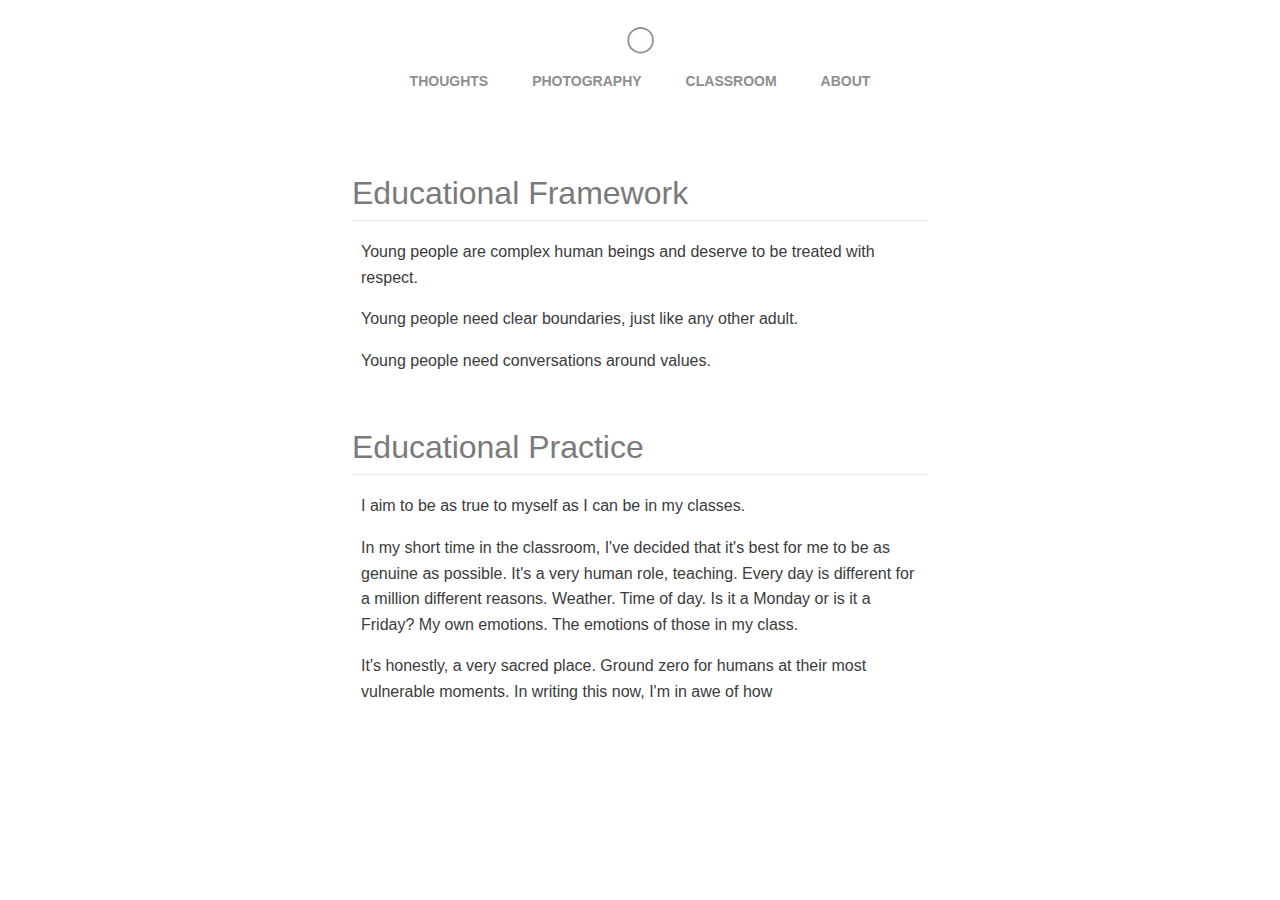
<file: teaching/index.html>
<!DOCTYPE html>
<html>

<head>
	<link type="text/css" rel="stylesheet" href="/static/stylesheet.css" />
	<!--  font: Leckerli One, font:Raleway: Light, Semi-Bold-->
   <link href="https://fonts.googleapis.com/css?family=Leckerli+One&text=JG|Raleway:100,900" rel="stylesheet">
	<!-- title -->
	<title>More Wisely | In the Classroom</title>
	<!-- device scaling -->
	<meta name="viewport" content="width=device-width, initial-scale=1">
</head>

<body>
	<div id="page-content">
		<header>
	     <div id="home-button">
	        <a href="../index.html">&#9711;</a>
	     </div>
	     <div id="contact-list">
	        <ul class="contact-menu">
	           <li><a href="/Blog">THOUGHTS</a></li>
	           <li><a href="/projects">PHOTOGRAPHY</a></li>
	           <li><a href="/teaching">CLASSROOM</a></li>
	           <li><a href="/about">ABOUT</a></li>
	        </ul>
	     </div>
	  </header>
		<div class="container">
			<h2>Educational Framework</h2>
	      <p>Young people are complex human beings and deserve to be treated with respect.</p>
				<p>Young people need clear boundaries, just like any other adult.</p>
				<p>Young people need conversations around values.</p>
			<h2>Educational Practice</h2>
				<p>I aim to be as true to myself as I can be in my classes.</p>
				<p>In my short time in the classroom, I've decided that it's best for me to be as genuine as possible. It's a very human role, teaching. Every day is different for a million different reasons. Weather. Time of day. Is it a Monday or is it a Friday? My own emotions. The emotions of those in my class.</p>
				<p>It's honestly, a very sacred place. Ground zero for humans at their most vulnerable moments. In writing this now, I'm in awe of how </p>
		</div>
</body>

</html>
</file>
<file: static/stylesheet.css>
/*
Table of Contents
   1. Reset CSS
   2. Background
   3. Header
   4. Body
   5. Footer
   6. Miscellaneous
*/

/* Reset CSS */
/* http://meyerweb.com/eric/tools/css/reset/
   v2.0 | 20110126
   License: none (public domain)
*/

html, body, div, span, applet, object, iframe,
h1, h2, h3, h4, h5, h6, p, blockquote, pre,
a, abbr, acronym, address, big, cite, code,
del, dfn, em, img, ins, kbd, q, s, samp,
small, strike, strong, sub, sup, tt, var,
b, u, i, center,
dl, dt, dd, ol, ul, li,
fieldset, form, label, legend,
table, caption, tbody, tfoot, thead, tr, th, td,
article, aside, canvas, details, embed,
figure, figcaption, footer, header, hgroup,
menu, nav, output, ruby, section, summary,
time, mark, audio, video {
	margin: 0;
	padding: 0;
	border: 0;
	font-size: 100%;
	font: inherit;
	vertical-align: baseline;
}
/* HTML5 display-role reset for older browsers */
article, aside, details, figcaption, figure,
footer, header, hgroup, menu, nav, section {
	display: block;
}
ol, ul {
	list-style: none;
}
blockquote, q {
	quotes: none;
}
blockquote:before, blockquote:after,
q:before, q:after {
	content: '';
	content: none;
}
table {
	border-collapse: collapse;
	border-spacing: 0;
}

/* 2. Background */
#page-content {
  position: absolute;
  display: block;
  width: 100%;
  background: #fff;
	padding-bottom: 2.5em;
}

/* 3. Header */
header {
   padding: 20px 0;
}

/* Home Button: Centre */
div#home-button a {
   transition: color 0.5s;
   text-decoration: none;

   color: #8E8E8E;

   font-family: 'Leckerli One',cursive;
   font-size: 26px;
}

div#home-button a:hover {
  color: #4A4A4A;
}

#home-button {
   text-align: center;
}

/* Contact List Top Menu */
#contact-list {
   flex-grow: 1;
}

#contact-list ul {
   margin: 0;
   padding: 0px 20px;

   text-align: center;
}

#contact-list ul li {
   display: inline-block;
}

.contact-menu li a {
   display: block;

   padding: 18px 20px;

   transition: all 400ms ease-in-out;
   transform: scale(1);
   text-decoration: none;

   color: #8E8E8E;

   font-family: 'Raleway',sans-serif;
   font-size: 14px;
   font-weight: bold;
}

.contact-menu li a:hover {
   transform: scale(1.15);

   color: #4A4A4A;
}

/* 4. Body */
.container {
  display: block;

  max-width: 36em;

  margin: 0 auto;
}

body {
   position: relative;

   display: block;

   margin: 0;
}

h1,h2,h3 {
   font-family: 'Raleway',sans-serif;
}

p,h2,h3,li {
   color: #3b3b3b;
}

h2 {
  margin: 40px 0 10px;
  padding: 0.25em 0;

  font-size: 2em;

  color: #7a7a7a;

  border-bottom: #EBEBEB solid 1.5px;
}

h3 {
  font-size: 12px;
  color: #adadad;
	letter-spacing: 2px;
  margin-bottom: 12px;
}

p {
   font-family:'raleway',sans-serif;
   font-size: 16px;
   font-weight: 100;
   line-height: 1.6;

   padding: 0.5em 0;
	 margin: 0 9px;
}

p a {
   position: relative;

   text-decoration: none;

   color: #2c9696;
}

p a:hover {
   color: #2c9696;
}

p a:before {
   position: absolute;
   bottom: 0;
   left: 0;

   visibility: hidden;

   width: 100%;
   height: 2px;
   white-space:nowrap;

   content: "";
   -webkit-transition: all 0.3s ease-in-out 0s;
   transition: all 0.3s ease-in-out 0s;
   -webkit-transform: scaleX(0);
   transform: scaleX(0);

   background-color: #2c9696;
}

p a:hover:before {
   visibility: visible;

   -webkit-transform: scaleX(1);
   transform: scaleX(1);
}
section p {
   max-width: 650px;
}

ol{
	margin-left: 30px;
}

ol li {
   font-family: "Raleway",sans-serif;
   font-size: 16px;

	 list-style-type: disc;

	 padding: 8px 0;
}

blockquote {
   margin-bottom: 10px;
   padding-left: 15px;

   color: #4A4A4A;
   border-left: 3px solid #4A4A4A;

   font-family: monospace;
   font-size: 20px;
}

cite {
   margin-left: 100px;

   color: #4A4A4A;

   font-family: monospace;
   font-size: 16px;
}

/* Introduction */
section {
  padding: 25px 50px;
}

.photo-container ul {
  display: flex;
  flex-wrap: wrap;
}

.photo-container li {
  height: 40vh;
  flex-grow: 1;

  list-style: none;
}

.photo-container li:last-child {
  flex-grow: 10;
}

.photo-container img {
  max-height: 100%;
  min-width: 100%;
  object-fit: cover;
  vertical-align: bottom;

  filter: grayscale(50%);
  transition: filter 0.3s linear;
}

.photo-container img:hover {
  filter:none;
}

#coffee-img {
   position: relative;
   z-index: -1;

   width:80%;
   height:80%;
   margin-top: -130px;
   margin-left: 75px;

   opacity: 0.4;
}

/*Footer*/

/* Media Queries */
/* Portrait */
@media (max-aspect-ratio: 1/1) {
  .photo-container li {
    height: 30vh;
  }
}

@media screen and (max-width: 800px) {
	.container {
		max-width: 70em;
		padding:0 1.5em;
		overflow: hidden;
	}
}

/* Short screens */
@media (max-height: 480px) {
  .photo-container li {
    height: 80vh;
  }
}

/* Smaller screens in portrait */
@media (max-aspect-ratio: 1/1) and (max-width: 480px) {
  .photo-container ul {
    flex-direction: row;
  }

  .photo-container li {
    height: auto;
    width: 100%;
  }
  .photo-container img {
    width: 100%;
    max-height: 75vh;
    min-width: 0;
  }
}
</file>
